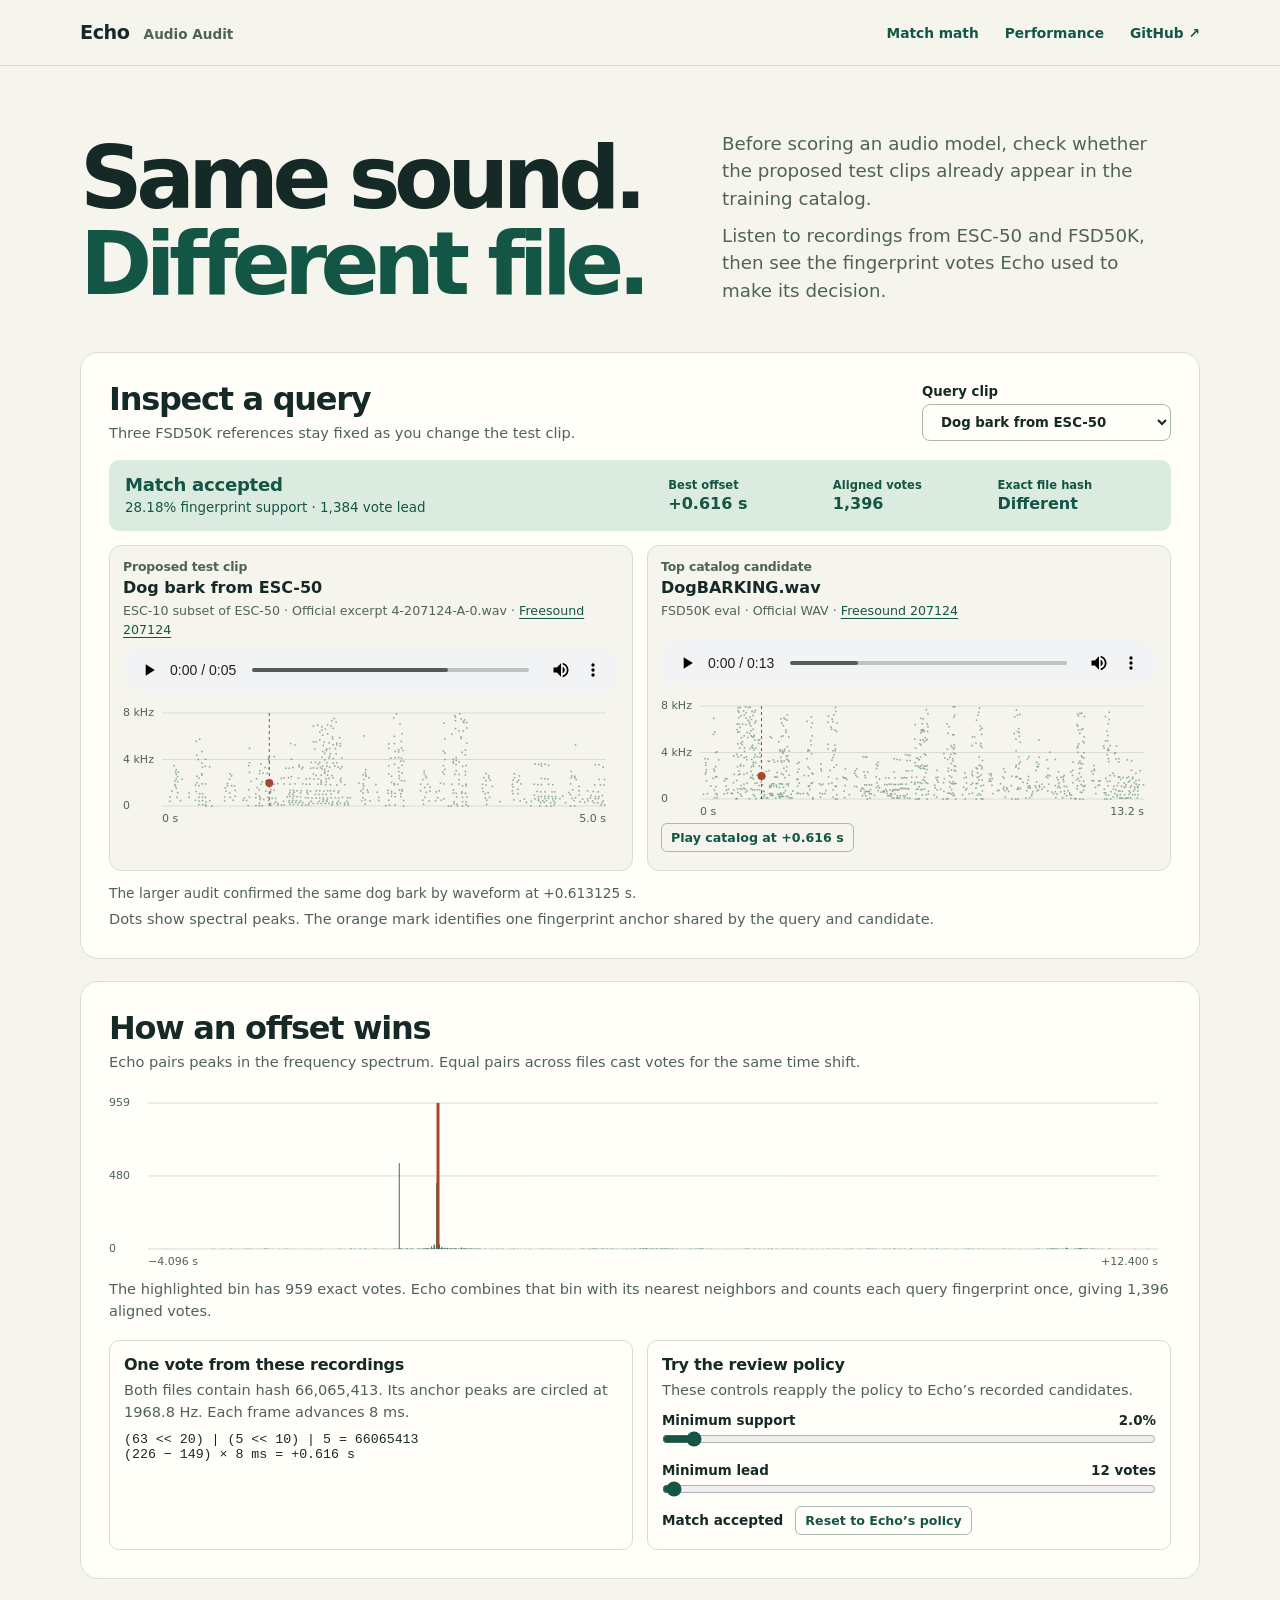
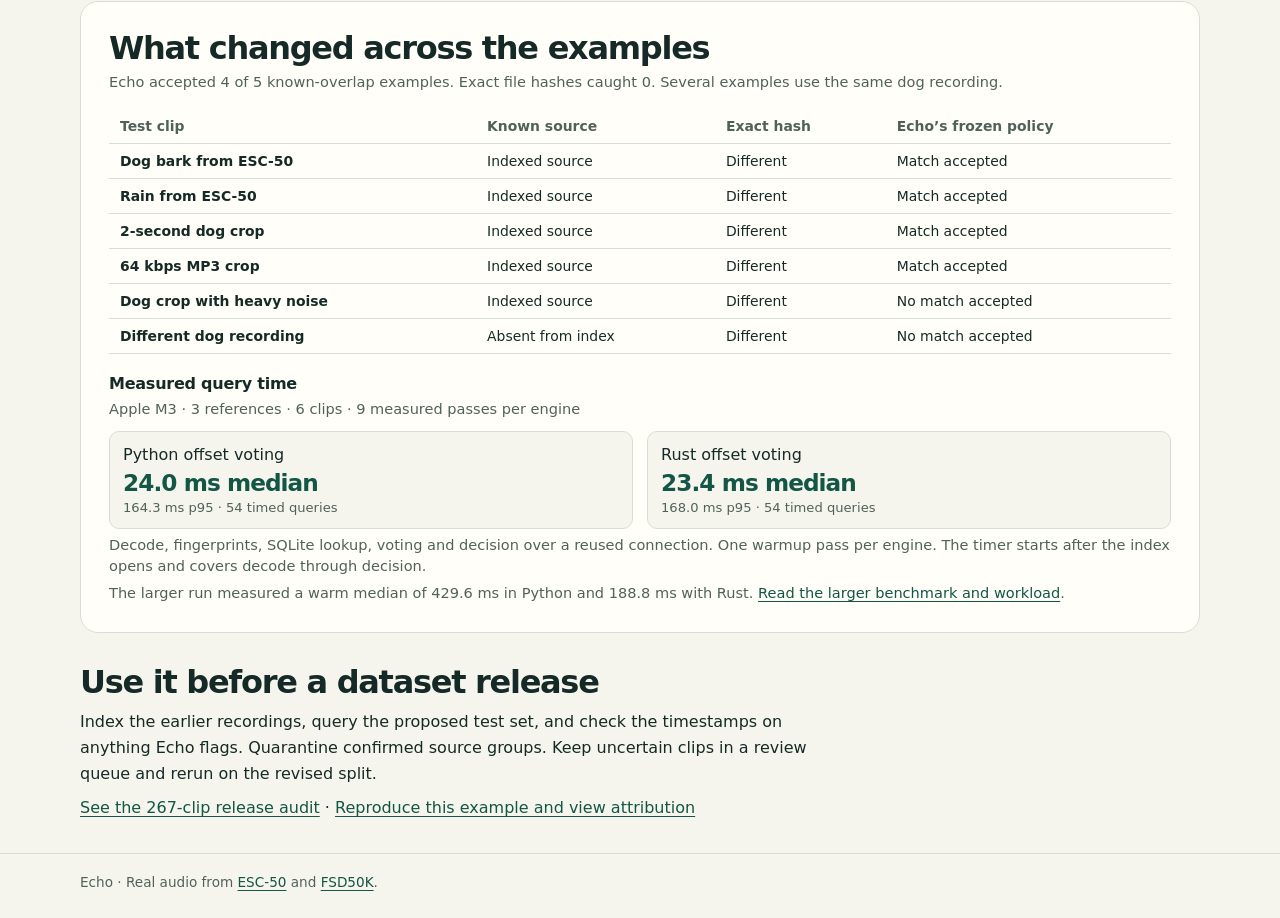
<file: examples/audio-audit/index.html>
<!doctype html>
<html lang="en">
<head>
  <meta charset="utf-8">
  <meta name="viewport" content="width=device-width, initial-scale=1">
  <meta name="description" content="Listen to real dataset clips, trace Echo's audio fingerprints, and audit a proposed test split.">
  <title>Echo Audio Audit</title>
  <link rel="stylesheet" href="style.css">
  <script src="evidence.js" defer></script>
  <script src="performance.js" defer></script>
  <script src="app.js" defer></script>
</head>
<body>
  <header class="site-header"><div class="shell nav">
    <a href="./" class="mark">Echo <span>Audio Audit</span></a>
    <nav aria-label="Project"><a href="#math">Match math</a><a href="#performance">Performance</a><a href="https://github.com/iferdous/Echo">GitHub ↗</a></nav>
  </div></header>
  <main class="shell">
    <section class="hero">
      <h1>Same sound.<br><em>Different file.</em></h1>
      <div class="hero-context">
        <p>Before scoring an audio model, check whether the proposed test clips already appear in the training catalog.</p>
        <p>Listen to recordings from ESC-50 and FSD50K, then see the fingerprint votes Echo used to make its decision.</p>
      </div>
    </section>
    <noscript>This example needs JavaScript to render its saved matches and policy controls.</noscript>
    <section class="panel workbench" aria-labelledby="inspect-title">
      <div class="panel-head">
        <div><h2 id="inspect-title">Inspect a query</h2><p>Three FSD50K references stay fixed as you change the test clip.</p></div>
        <label class="select">Query clip<select id="query"></select></label>
      </div>
      <div id="summary" class="verdict" aria-live="polite">
        <div><strong id="status"></strong><p id="decision"></p></div>
        <dl class="metrics"><div><dt>Best offset</dt><dd id="offset"></dd></div><div><dt>Aligned votes</dt><dd id="score"></dd></div><div><dt>Exact file hash</dt><dd id="byte"></dd></div></dl>
      </div>
      <div class="recordings">
        <article class="recording">
          <h3>Proposed test clip</h3><strong id="query-name"></strong><p id="query-source"></p>
          <audio id="query-audio" aria-label="Play the proposed test clip" controls preload="metadata"></audio>
          <canvas id="query-peaks" role="img"></canvas>
        </article>
        <article class="recording">
          <h3>Top catalog candidate</h3><strong id="ref-name"></strong><p id="ref-source"></p>
          <audio id="ref-audio" aria-label="Play the catalog recording" controls preload="metadata"></audio>
          <canvas id="ref-peaks" role="img"></canvas>
          <button type="button" id="jump" class="jump">Play from the matching offset</button>
        </article>
      </div>
      <p id="known" class="evidence-note"></p>
      <p class="caption">Dots show spectral peaks. The orange mark identifies one fingerprint anchor shared by the query and candidate.</p>
    </section>
    <section class="panel" id="math" aria-labelledby="math-title">
      <div class="panel-head"><div><h2 id="math-title">How an offset wins</h2><p>Echo pairs peaks in the frequency spectrum. Equal pairs across files cast votes for the same time shift.</p></div></div>
      <canvas id="histogram" role="img"></canvas>
      <p class="caption" id="vote-caption"></p>
      <div class="math-grid">
        <div>
          <h3>One vote from these recordings</h3>
          <p id="vote-detail"></p>
          <code id="packed"></code>
        </div>
        <div>
          <h3>Try the review policy</h3>
          <p>These controls reapply the policy to Echo’s recorded candidates.</p>
          <label for="support">Minimum support <output for="support" id="support-value"></output></label>
          <input id="support" type="range" min="0" max="40" step="0.1">
          <label for="margin">Minimum lead <output for="margin" id="margin-value"></output></label>
          <input id="margin" type="range" min="0" max="1500" step="1">
          <div class="policy-result"><output id="policy-verdict" aria-live="polite"></output><button type="button" id="reset" class="ghost">Reset to Echo’s policy</button></div>
        </div>
      </div>
    </section>
    <section class="panel comparison" id="performance" aria-labelledby="performance-title">
      <div class="panel-head"><div><h2 id="performance-title">What changed across the examples</h2><p id="summary-copy"></p></div></div>
      <div class="results-wrap"><table><thead><tr><th scope="col">Test clip</th><th scope="col">Known source</th><th scope="col">Exact hash</th><th scope="col">Echo’s frozen policy</th></tr></thead><tbody id="results"></tbody></table></div>
      <h3>Measured query time</h3>
      <p id="timing-description"></p>
      <div class="speed-cards" id="speed"></div>
      <p class="caption">Decode, fingerprints, SQLite lookup, voting and decision over a reused connection. One warmup pass per engine. The timer starts after the index opens and covers decode through decision.</p>
      <p class="caption">The larger run measured a warm median of 429.6 ms in Python and 188.8 ms with Rust. <a href="https://github.com/iferdous/Echo/blob/main/docs/results/stage-6.md">Read the larger benchmark and workload</a>.</p>
    </section>
    <section class="next-steps">
      <h2>Use it before a dataset release</h2>
      <p>Index the earlier recordings, query the proposed test set, and check the timestamps on anything Echo flags. Quarantine confirmed source groups. Keep uncertain clips in a review queue and rerun on the revised split.</p>
      <p><a href="https://github.com/iferdous/Echo/blob/main/docs/real-world-case.md">See the 267-clip release audit</a> · <a href="https://github.com/iferdous/Echo/blob/main/examples/audio-audit/README.md">Reproduce this example and view attribution</a></p>
    </section>
  </main>
  <footer><div class="shell">Echo · Real audio from <a href="https://github.com/karolpiczak/ESC-50">ESC-50</a> and <a href="https://zenodo.org/records/4060432">FSD50K</a>.</div></footer>
</body>
</html>
</file>
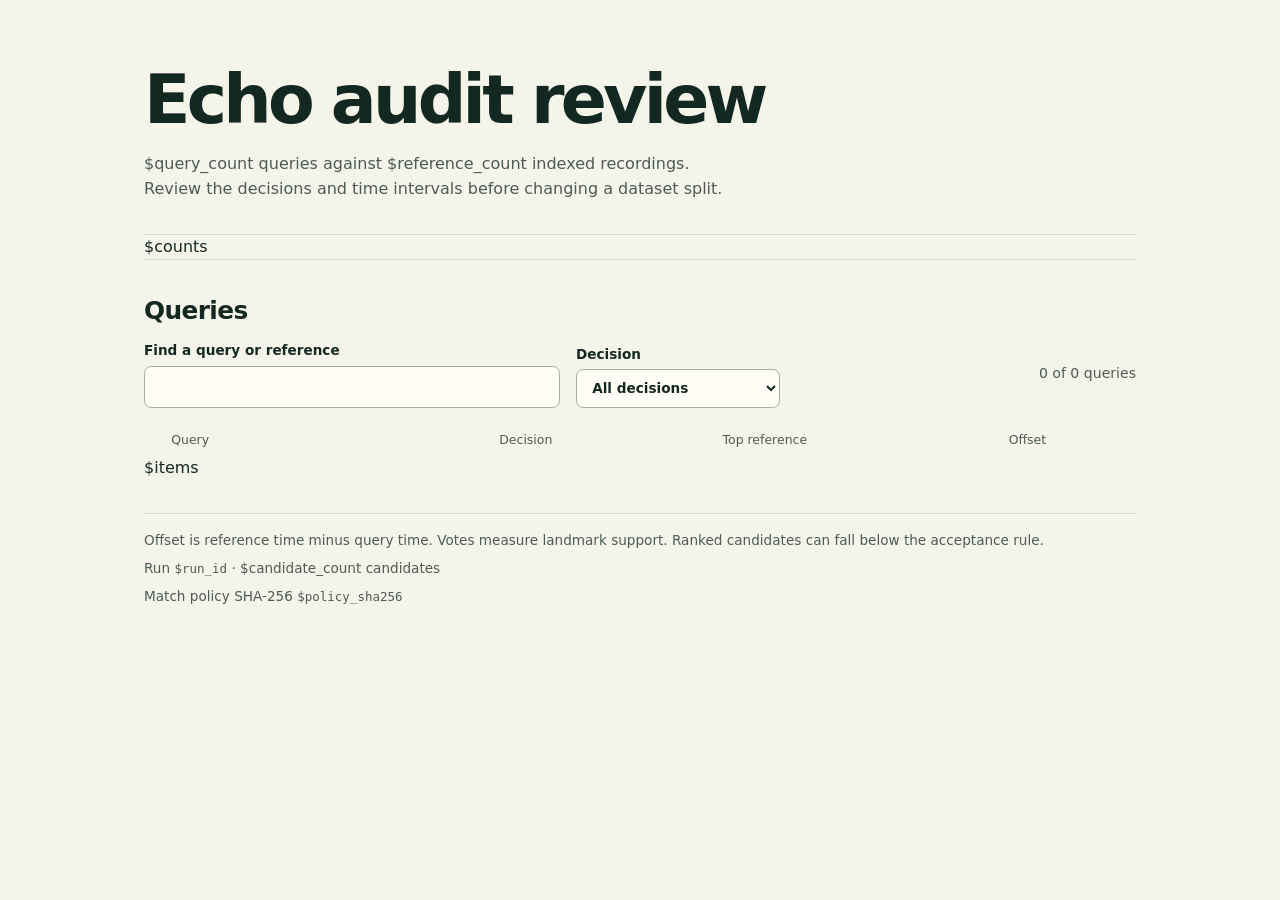
<file: src/echo/review.html>
<!doctype html>
<html lang="en">
<meta charset="utf-8">
<meta name="viewport" content="width=device-width, initial-scale=1">
<meta http-equiv="Content-Security-Policy" content="default-src 'none'; style-src 'unsafe-inline'; script-src 'unsafe-inline'; base-uri 'none'; form-action 'none'">
<title>Echo audit review</title>
<style>
:root{color-scheme:light;--paper:#f5f4eb;--surface:#fffdf6;--ink:#142822;--quiet:#4d5b54;--pine:#126751;--line:#d5d9cf;--amber:#8b4b09;--red:#952c36}
*{box-sizing:border-box}
[hidden]{display:none!important}
body{margin:0;background:var(--paper);color:var(--ink);font:1rem/1.55 system-ui,sans-serif}
main{max-width:1120px;margin:auto;padding:clamp(20px,5vw,64px)}
h1,h2,p{margin:0}
h1{font-size:clamp(2.3rem,6vw,4.25rem);line-height:1.06;letter-spacing:-.055em}
h2{font-size:1.55rem;letter-spacing:-.025em}
header>p{margin-top:1rem;max-width:58ch;color:var(--quiet)}
.small,code,td:not(:nth-child(2)){font-variant-numeric:tabular-nums}
code{font: .92em ui-monospace,SFMono-Regular,monospace;overflow-wrap:anywhere}
:focus-visible{outline:3px solid var(--pine);outline-offset:3px}
dl{margin:2rem 0;display:grid;grid-template-columns:repeat(4,1fr);border-block:1px solid var(--line)}
dl>div{min-width:0;padding:1rem .75rem}
dl>div+div{border-inline-start:1px solid var(--line)}
dt{color:var(--quiet);font-size:.88rem}
dd{margin:0;font-size:2.05rem;letter-spacing:-.04em;font-weight:700;font-variant-numeric:tabular-nums}
.tools{display:flex;align-items:end;justify-content:space-between;gap:1rem;margin:.6rem 0 1rem;flex-wrap:wrap}
.tools label{display:grid;gap:.25rem;font-size:.85rem;font-weight:650}
.search{flex:1;min-width:min(100%,17rem);max-width:26rem}
input,select{font:inherit;color:var(--ink);background:var(--surface);border:1px solid #a6afa4;border-radius:.45rem;padding:.6rem .7rem;max-width:100%}
#visible{align-self:center;margin-left:auto;color:var(--quiet);font-size:.88rem}
.labels,summary{display:grid;grid-template-columns:minmax(0,1.5fr) minmax(0,1fr) minmax(0,1.3fr) minmax(0,.55fr);align-items:start;gap:.85rem}
.labels{font-size:.78rem;color:var(--quiet);padding:.4rem .75rem .4rem 1.7rem}
.query{background:var(--surface);border:1px solid var(--line);border-radius:.45rem;margin-bottom:.45rem}
summary{padding:.8rem .75rem .8rem 1.7rem;position:relative;cursor:pointer}
summary::-webkit-details-marker{display:none}
summary::before{content:"›";position:absolute;left:.7rem;top:.78rem;color:var(--pine);font-weight:750}
details[open]>summary::before{transform:rotate(90deg)}
.status{font-size:.87rem;font-weight:680}
.status.matched{color:var(--pine)}
.status.insufficient_evidence{color:var(--amber)}
.status.input_error,.problem{color:var(--red)}
.offset{font: .85rem/1.6 ui-monospace,SFMono-Regular,monospace;white-space:nowrap}
.inside{border-top:1px solid var(--line);padding:.8rem 1.1rem 1rem;display:grid;gap:.65rem}
.problem{overflow-wrap:anywhere}
.quiet,small{color:var(--quiet);font-size:.84rem}
small{display:block}
.table-scroll{overflow-x:auto}
table{border-collapse:collapse;min-width:34rem;width:100%;font-size:.86rem}
th,td{border-top:1px solid var(--line);text-align:left;padding:.5rem;vertical-align:top}
thead{background:#eeefe5}
.empty{padding:1.5rem;border-block:1px solid var(--line);color:var(--quiet)}
footer{margin-top:2rem;padding-top:1rem;border-top:1px solid var(--line);display:grid;gap:.45rem;color:var(--quiet);font-size:.85rem;overflow-wrap:anywhere}
@media(max-width:700px){dl{grid-template-columns:repeat(2,1fr)}dl>div:nth-child(3){border-inline-start:0}dl>div:nth-child(n+3){border-block-start:1px solid var(--line)}.labels{display:none}summary{grid-template-columns:minmax(0,1fr) auto;gap:.2rem 1rem}.offset{text-align:right}.reference{font-size:.85rem}}
@media print{body,.query{background:white}.tools{display:none}main{padding:0}}
</style>
<main>
  <header>
    <h1>Echo audit review</h1>
    <p>$query_count queries against $reference_count indexed recordings. Review the decisions and time intervals before changing a dataset split.</p>
  </header>
  <dl aria-label="Audit decisions">$counts</dl>
  <section aria-labelledby="query-heading">
    <h2 id="query-heading">Queries</h2>
    <div class="tools" id="filters" hidden>
      <label class="search">Find a query or reference <input type="search" id="search" autocomplete="off"></label>
      <label>Decision <select id="decision">
        <option value="">All decisions</option>
        <option value="matched">Accepted</option>
        <option value="no_match">No accepted match</option>
        <option value="insufficient_evidence">Insufficient evidence</option>
        <option value="input_error">Input error</option>
      </select></label>
      <p id="visible" aria-live="polite"></p>
    </div>
    <noscript><p class="quiet">Expand a query to read its evidence. Filters require JavaScript.</p></noscript>
    <div class="labels" aria-hidden="true"><span>Query</span><span>Decision</span><span>Top reference</span><span>Offset</span></div>
    $items
    <p class="empty" id="no-results" hidden>No queries match these filters.</p>
  </section>
  <footer>
    <p>Offset is reference time minus query time. Votes measure landmark support. Ranked candidates can fall below the acceptance rule.</p>
    <p>Run <code>$run_id</code> · $candidate_count candidates</p>
    <p>Match policy SHA-256 <code>$policy_sha256</code></p>
  </footer>
</main>
<script>
"use strict";
const filters = document.getElementById("filters");
const search = document.getElementById("search");
const decision = document.getElementById("decision");
const queries = Array.from(document.querySelectorAll("details.query"));
function refresh() {
  const needle = search.value.trim().toLowerCase();
  const state = decision.value;
  let count = 0;
  for (const query of queries) {
    const show = (!state || query.dataset.state === state) && query.dataset.names.toLowerCase().includes(needle);
    query.hidden = !show;
    if (show) count += 1;
  }
  document.getElementById("visible").textContent = count + " of " + queries.length + " queries";
  document.getElementById("no-results").hidden = count > 0 || queries.length === 0;
}
filters.hidden = false;
search.addEventListener("input", refresh);
decision.addEventListener("change", refresh);
refresh();
</script>
</html>
</file>
<file: examples/audio-audit/style.css>
:root {
  color-scheme: light;
  --ink: #152a27;
  --muted: #4f625a;
  --paper: #f6f5ed;
  --panel: #fffef8;
  --line: #d8ded4;
  --forest: #135646;
  --mint: #dcebe0;
  --clay: #903e28;
  --soft-clay: #f5e4da;
  font-family: "Geist", ui-sans-serif, system-ui, sans-serif;
  color: var(--ink);
  background: var(--paper);
  font-synthesis: none;
}
* { box-sizing: border-box; }
body { margin: 0; }
a { color: var(--forest); text-underline-offset: 3px; }
a:hover { text-decoration-thickness: 2px; }
button, select, input { font: inherit; }
:focus-visible { outline: 3px solid #ad502d; outline-offset: 3px; }
.shell { width: min(1120px, calc(100% - 44px)); margin-inline: auto; }
.site-header { border-bottom: 1px solid var(--line); }
.nav { display: flex; justify-content: space-between; align-items: center; min-height: 65px; gap: 16px; }
.mark { color: var(--ink); font-size: 1.2rem; font-weight: 850; letter-spacing: -.025em; text-decoration: none; white-space: nowrap; }
.mark span { color: var(--muted); font-size: .85rem; font-weight: 550; margin-left: 8px; letter-spacing: 0; }
nav { display: flex; gap: clamp(12px, 2.3vw, 26px); font-size: .86rem; font-weight: 650; }
nav a { text-decoration: none; }
.hero { display: grid; grid-template-columns: 1.27fr 1fr; align-items: end; gap: 35px; padding: 64px 0 45px; }
h1, h2, h3, p { margin: 0; }
h1 { font-size: clamp(2.8rem, 6.8vw, 5.45rem); letter-spacing: -.075em; line-height: .98; font-weight: 830; }
h1 em { color: var(--forest); font-style: normal; }
.hero-context { margin-bottom: 3px; max-width: 37ch; color: var(--muted); font-size: clamp(.95rem, 1.6vw, 1.14rem); line-height: 1.5; }
.hero-context p + p { margin-top: .62rem; }
.panel { background: var(--panel); border: 1px solid var(--line); border-radius: 18px; padding: clamp(15px, 2.3vw, 28px); margin-bottom: 22px; }
.panel-head { display: flex; justify-content: space-between; align-items: center; gap: 8px 22px; margin-bottom: 16px; }
h2 { letter-spacing: -.04em; line-height: 1.13; font-size: clamp(1.45rem, 2.7vw, 2rem); }
.panel-head p, .recording p, .caption, .comparison > p, .math-grid p { font-size: .91rem; color: var(--muted); line-height: 1.5; margin-top: 5px; }
.select { font-size: .83rem; font-weight: 700; display: grid; gap: 5px; min-width: min(100%, 235px); }
select { padding: 9px 14px; border: 1px solid #a9b9ad; background: var(--panel); border-radius: 8px; color: var(--ink); width: 100%; }
.verdict { display: grid; grid-template-columns: 1fr minmax(300px, .93fr); align-items: center; gap: 12px 20px; background: var(--mint); padding: 14px 16px; border-radius: 10px; color: var(--forest); }
.verdict[data-result="no_match"], .verdict[data-result="insufficient_evidence"] { color: #703722; background: var(--soft-clay); }
.verdict strong { font-size: 1.13rem; letter-spacing: -.015em; }
.verdict p { font-size: .84rem; line-height: 1.45; margin-top: 3px; }
.metrics { display: grid; grid-template-columns: repeat(3, 1fr); gap: 7px; margin: 0; }
.metrics dt { font-size: .72rem; font-weight: 700; }
.metrics dd { margin: 2px 0 0; font-variant-numeric: tabular-nums; font-weight: 750; }
.recordings, .math-grid, .speed-cards { display: grid; grid-template-columns: repeat(2, minmax(0, 1fr)); gap: 14px; }
.recordings { margin-top: 14px; }
.recording { background: var(--paper); border: 1px solid var(--line); border-radius: 12px; padding: 13px; min-width: 0; }
h3 { font-size: 1rem; letter-spacing: -.015em; }
.recording h3 { font-size: .78rem; color: var(--muted); font-weight: 700; margin-bottom: 4px; }
.recording strong { display: block; }
.recording p { font-size: .79rem; min-height: 2.4em; }
audio { width: 100%; height: 45px; display: block; margin: 7px 0; }
canvas { display: block; width: 100%; height: 131px; margin-top: 5px; }
#histogram { height: 184px; }
.ghost, .jump { appearance: none; padding: 6px 9px; border-radius: 6px; border: 1px solid #a9b9ad; background: transparent; color: var(--forest); cursor: pointer; font-size: .79rem; font-weight: 700; }
.jump { margin-bottom: 5px; }
button:disabled { color: var(--muted); cursor: default; opacity: .65; }
.evidence-note { font-size: .86rem; color: var(--muted); line-height: 1.5; margin-top: 12px; }
.math-grid { margin-top: 18px; }
.math-grid > div { padding: 14px; border: 1px solid var(--line); border-radius: 10px; }
.math-grid code { display: block; overflow-wrap: anywhere; padding: 9px 0; font-size: .83rem; }
.math-grid label { display: flex; justify-content: space-between; gap: 8px; font-size: .84rem; font-weight: 650; margin-top: 12px; }
.math-grid input { width: 100%; margin: 3px 0 4px; accent-color: var(--forest); }
.policy-result { display: flex; align-items: center; flex-wrap: wrap; gap: 7px 12px; margin-top: 5px; }
.policy-result output { font-size: .85rem; font-weight: 750; }
.results-wrap { overflow-x: auto; margin-bottom: 20px; }
table { width: 100%; border-collapse: collapse; text-align: left; font-size: .87rem; }
th, td { padding: 9px 11px; border-bottom: 1px solid var(--line); white-space: nowrap; }
th { color: var(--muted); font-weight: 700; }
td:first-child { font-weight: 650; }
.speed-cards { margin: 11px 0 5px; }
.speed-cards > div { background: var(--paper); border: 1px solid var(--line); border-radius: 10px; padding: 13px; }
.speed-cards strong { display: block; margin-top: 5px; color: var(--forest); font-size: 1.45rem; letter-spacing: -.04em; }
.speed-cards p { font-size: .82rem; margin-top: 4px; color: var(--muted); }
.next-steps { max-width: 72ch; padding: 9px 0 32px; line-height: 1.6; }
.next-steps p { margin-top: 9px; }
footer { border-top: 1px solid var(--line); padding: 20px 0 28px; font-size: .85rem; color: var(--muted); }
@media (max-width: 710px) {
  .shell { width: calc(100% - 28px); }
  .hero { grid-template-columns: 1fr; gap: 16px; padding: 40px 0 27px; }
  .hero-context { max-width: 48ch; }
  .panel-head { flex-wrap: wrap; }
  .verdict { grid-template-columns: 1fr; }
  .recordings, .math-grid { grid-template-columns: 1fr; }
}
@media (max-width: 470px) {
  .mark span { display: none; }
  .nav { min-height: 52px; }
  nav { gap: 11px; font-size: .77rem; }
  .speed-cards { grid-template-columns: 1fr; }
}
</file>
